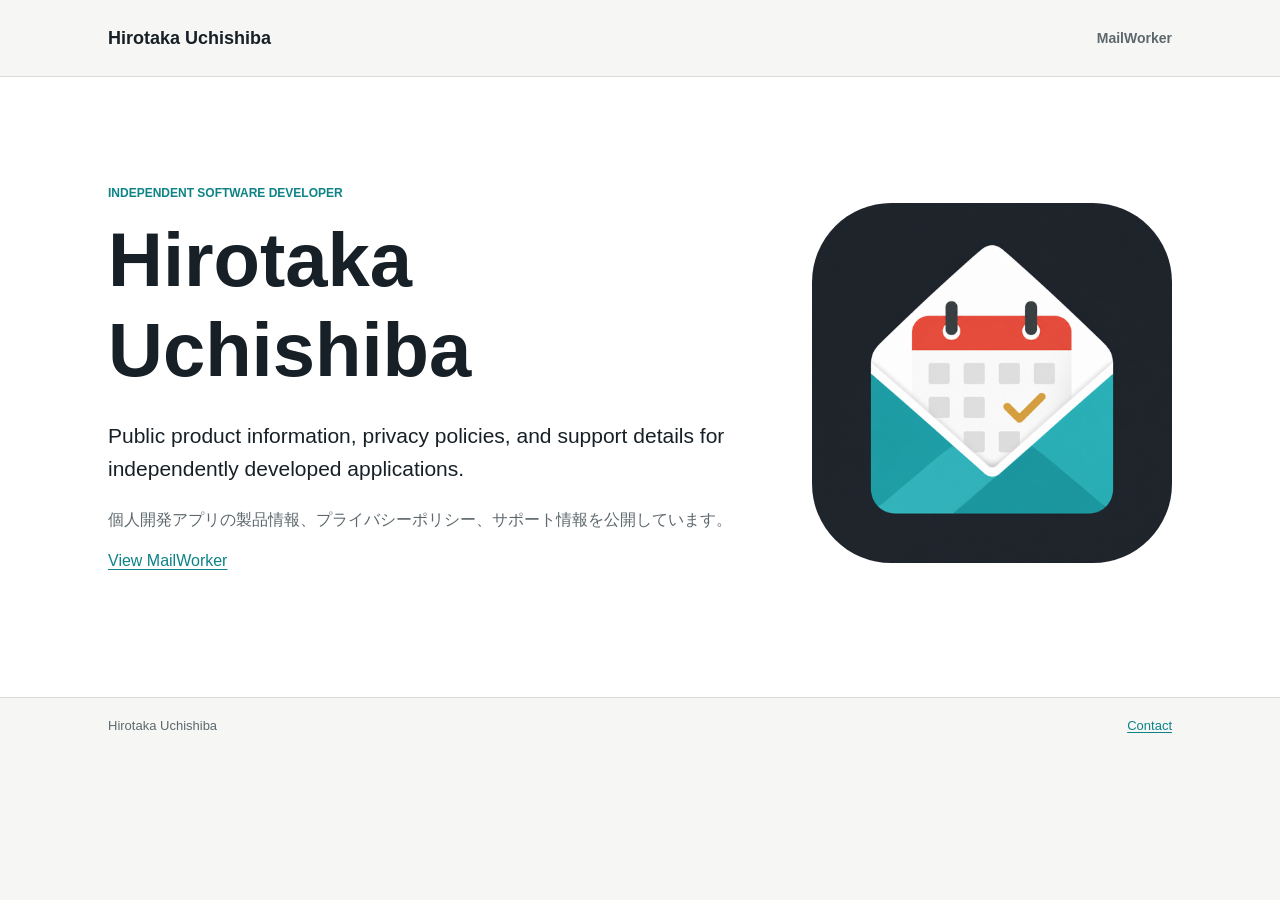
<file: index.html>
<!doctype html>
<html lang="en">
<head>
  <meta charset="utf-8">
  <meta name="viewport" content="width=device-width, initial-scale=1">
  <meta name="description" content="Public software pages for apps developed by Hirotaka Uchishiba.">
  <title>Hirotaka Uchishiba</title>
  <link rel="icon" href="MailWorker/assets/mailworker-oauth-logo.png" type="image/png">
  <link rel="stylesheet" href="MailWorker/assets/site.css">
</head>
<body>
  <header class="site-header">
    <a class="brand" href="./" aria-label="Hirotaka Uchishiba home">
      <span>Hirotaka Uchishiba</span>
    </a>
    <nav aria-label="Primary navigation">
      <a href="MailWorker/">MailWorker</a>
    </nav>
  </header>

  <main>
    <section class="intro">
      <div class="intro-copy">
        <p class="eyebrow">Independent software developer</p>
        <h1>Hirotaka Uchishiba</h1>
        <p class="lede">Public product information, privacy policies, and support details for independently developed applications.</p>
        <p class="japanese">個人開発アプリの製品情報、プライバシーポリシー、サポート情報を公開しています。</p>
        <p><a href="MailWorker/">View MailWorker</a></p>
      </div>
      <a href="MailWorker/" aria-label="View MailWorker">
        <img class="product-mark" src="MailWorker/assets/mailworker-icon.png" width="512" height="512" alt="MailWorker envelope and calendar icon">
      </a>
    </section>
  </main>

  <footer>
    <span>Hirotaka Uchishiba</span>
    <span><a href="mailto:hirotaka1999821@gmail.com">Contact</a></span>
  </footer>
</body>
</html>
</file>
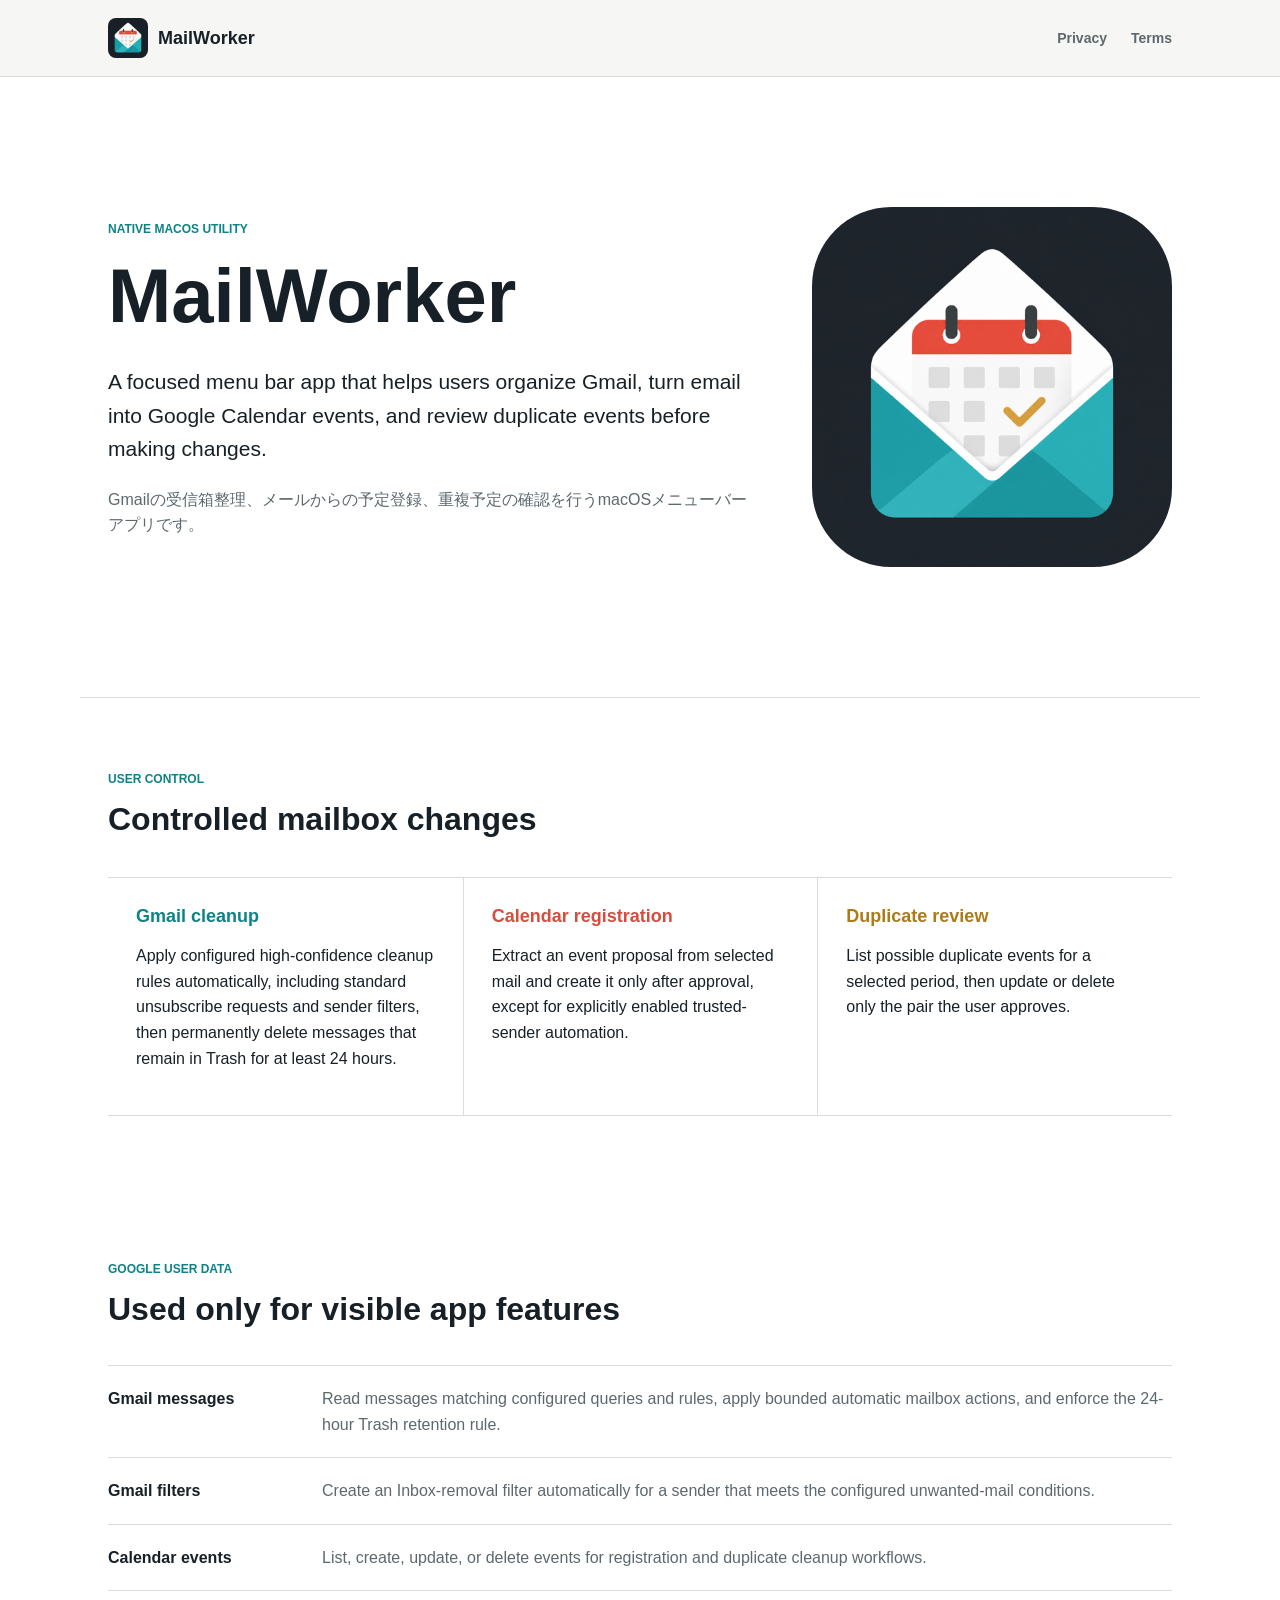
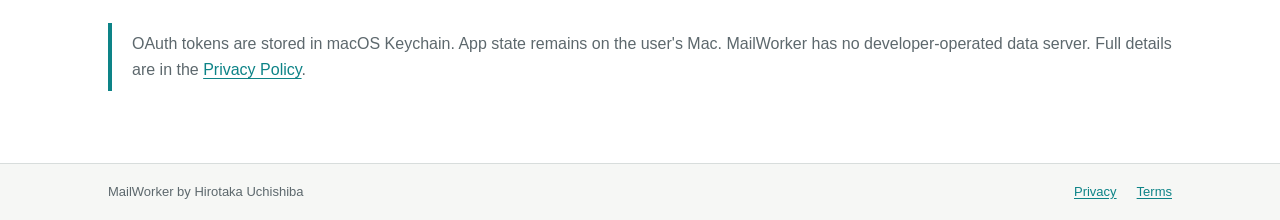
<file: MailWorker/index.html>
<!doctype html>
<html lang="en">
<head>
  <meta charset="utf-8">
  <meta name="viewport" content="width=device-width, initial-scale=1">
  <meta name="description" content="MailWorker is a native macOS app for Gmail cleanup and Google Calendar management.">
  <title>MailWorker</title>
  <link rel="icon" href="assets/mailworker-oauth-logo.png" type="image/png">
  <link rel="stylesheet" href="assets/site.css">
</head>
<body>
  <header class="site-header">
    <a class="brand" href="./" aria-label="MailWorker home">
      <img src="assets/mailworker-oauth-logo.png" width="40" height="40" alt="">
      <span>MailWorker</span>
    </a>
    <nav aria-label="Primary navigation">
      <a href="privacy.html">Privacy</a>
      <a href="terms.html">Terms</a>
    </nav>
  </header>

  <main>
    <section class="intro">
      <div class="intro-copy">
        <p class="eyebrow">Native macOS utility</p>
        <h1>MailWorker</h1>
        <p class="lede">A focused menu bar app that helps users organize Gmail, turn email into Google Calendar events, and review duplicate events before making changes.</p>
        <p class="japanese">Gmailの受信箱整理、メールからの予定登録、重複予定の確認を行うmacOSメニューバーアプリです。</p>
      </div>
      <img class="product-mark" src="assets/mailworker-icon.png" width="512" height="512" alt="MailWorker envelope and calendar icon">
    </section>

    <section class="band" aria-labelledby="control-heading">
      <div class="section-heading">
        <p class="eyebrow">User control</p>
          <h2 id="control-heading">Controlled mailbox changes</h2>
      </div>
      <div class="feature-grid">
        <article>
          <h3>Gmail cleanup</h3>
          <p>Apply configured high-confidence cleanup rules automatically, including standard unsubscribe requests and sender filters, then permanently delete messages that remain in Trash for at least 24 hours.</p>
        </article>
        <article>
          <h3>Calendar registration</h3>
          <p>Extract an event proposal from selected mail and create it only after approval, except for explicitly enabled trusted-sender automation.</p>
        </article>
        <article>
          <h3>Duplicate review</h3>
          <p>List possible duplicate events for a selected period, then update or delete only the pair the user approves.</p>
        </article>
      </div>
    </section>

    <section class="content-section" aria-labelledby="data-heading">
      <div class="section-heading">
        <p class="eyebrow">Google user data</p>
        <h2 id="data-heading">Used only for visible app features</h2>
      </div>
      <div class="data-list">
        <div>
          <strong>Gmail messages</strong>
          <span>Read messages matching configured queries and rules, apply bounded automatic mailbox actions, and enforce the 24-hour Trash retention rule.</span>
        </div>
        <div>
          <strong>Gmail filters</strong>
          <span>Create an Inbox-removal filter automatically for a sender that meets the configured unwanted-mail conditions.</span>
        </div>
        <div>
          <strong>Calendar events</strong>
          <span>List, create, update, or delete events for registration and duplicate cleanup workflows.</span>
        </div>
      </div>
      <p class="policy-callout">OAuth tokens are stored in macOS Keychain. App state remains on the user's Mac. MailWorker has no developer-operated data server. Full details are in the <a href="privacy.html">Privacy Policy</a>.</p>
    </section>
  </main>

  <footer>
    <span>MailWorker by Hirotaka Uchishiba</span>
    <span><a href="privacy.html">Privacy</a> <a href="terms.html">Terms</a></span>
  </footer>
</body>
</html>
</file>
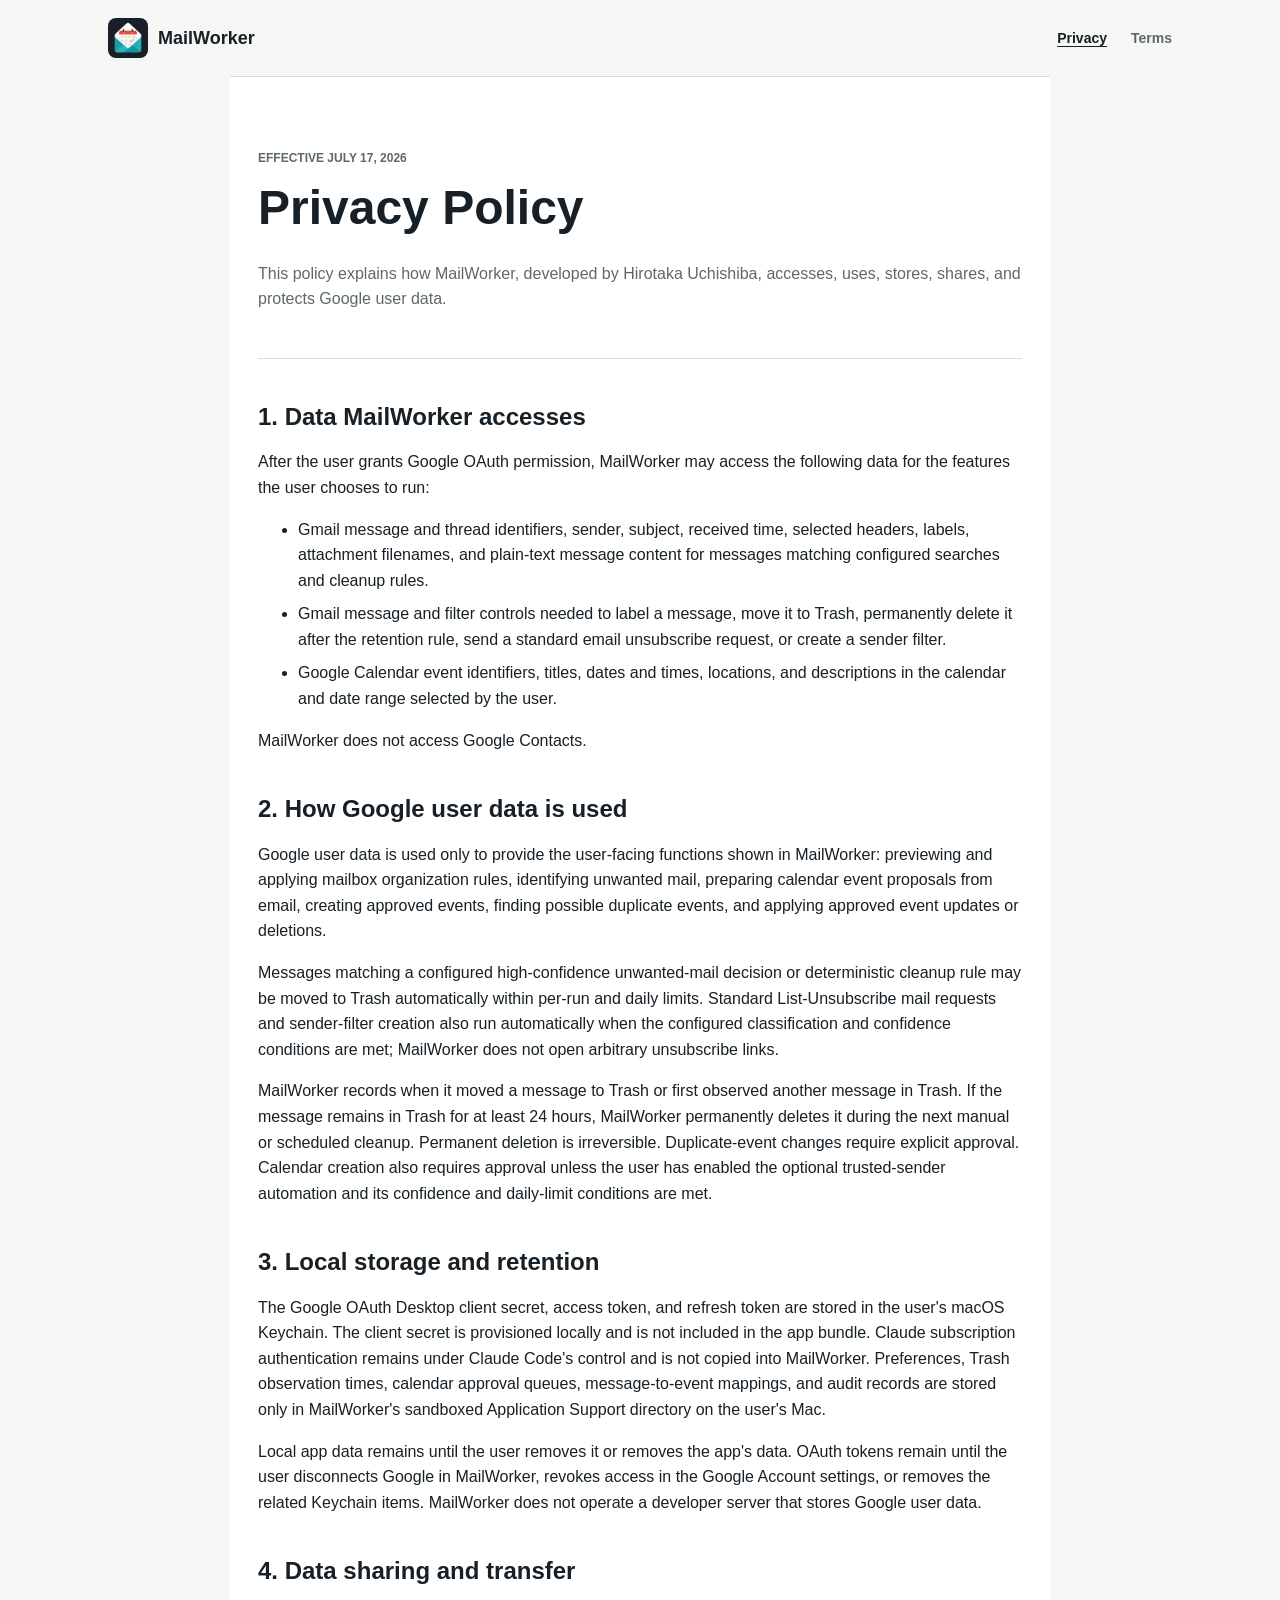
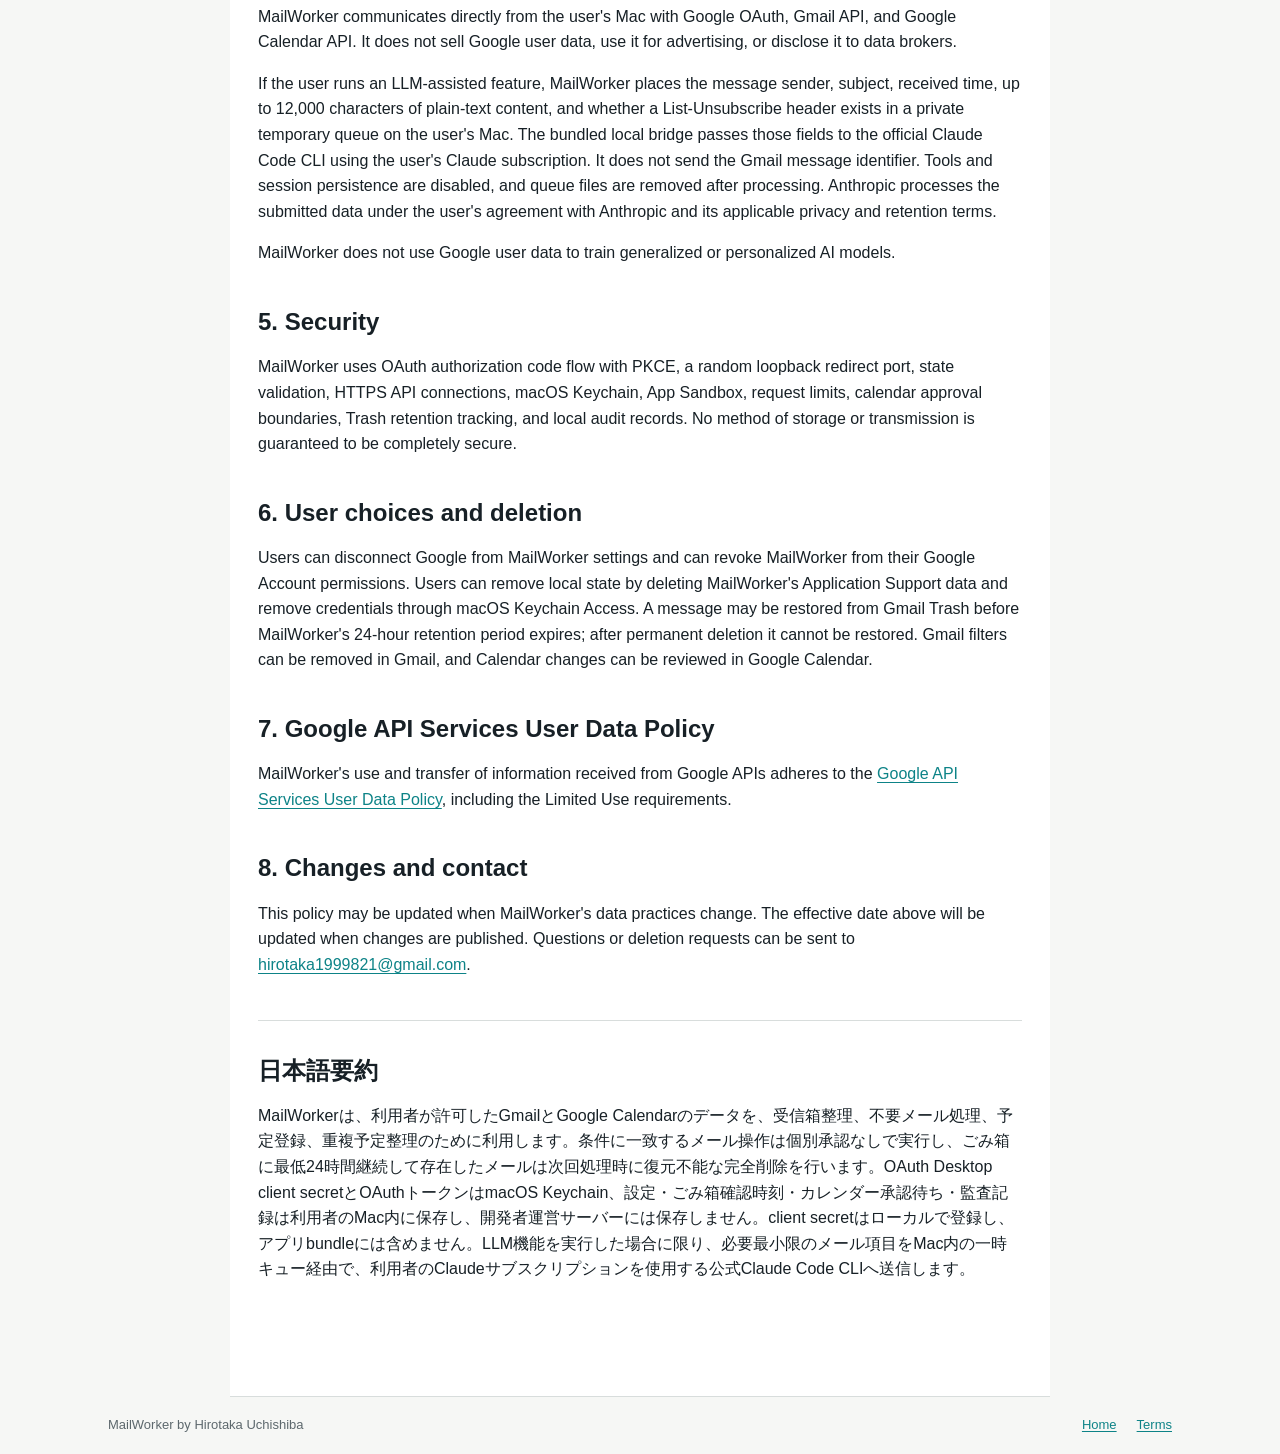
<file: MailWorker/privacy.html>
<!doctype html>
<html lang="en">
<head>
  <meta charset="utf-8">
  <meta name="viewport" content="width=device-width, initial-scale=1">
  <meta name="description" content="MailWorker Privacy Policy">
  <title>Privacy Policy - MailWorker</title>
  <link rel="icon" href="assets/mailworker-oauth-logo.png" type="image/png">
  <link rel="stylesheet" href="assets/site.css">
</head>
<body>
  <header class="site-header">
    <a class="brand" href="./" aria-label="MailWorker home">
      <img src="assets/mailworker-oauth-logo.png" width="40" height="40" alt="">
      <span>MailWorker</span>
    </a>
    <nav aria-label="Primary navigation">
      <a aria-current="page" href="privacy.html">Privacy</a>
      <a href="terms.html">Terms</a>
    </nav>
  </header>

  <main class="legal-page">
    <header class="legal-header">
      <p class="eyebrow">Effective July 17, 2026</p>
      <h1>Privacy Policy</h1>
      <p>This policy explains how MailWorker, developed by Hirotaka Uchishiba, accesses, uses, stores, shares, and protects Google user data.</p>
    </header>

    <section>
      <h2>1. Data MailWorker accesses</h2>
      <p>After the user grants Google OAuth permission, MailWorker may access the following data for the features the user chooses to run:</p>
      <ul>
        <li>Gmail message and thread identifiers, sender, subject, received time, selected headers, labels, attachment filenames, and plain-text message content for messages matching configured searches and cleanup rules.</li>
        <li>Gmail message and filter controls needed to label a message, move it to Trash, permanently delete it after the retention rule, send a standard email unsubscribe request, or create a sender filter.</li>
        <li>Google Calendar event identifiers, titles, dates and times, locations, and descriptions in the calendar and date range selected by the user.</li>
      </ul>
      <p>MailWorker does not access Google Contacts.</p>
    </section>

    <section>
      <h2>2. How Google user data is used</h2>
      <p>Google user data is used only to provide the user-facing functions shown in MailWorker: previewing and applying mailbox organization rules, identifying unwanted mail, preparing calendar event proposals from email, creating approved events, finding possible duplicate events, and applying approved event updates or deletions.</p>
      <p>Messages matching a configured high-confidence unwanted-mail decision or deterministic cleanup rule may be moved to Trash automatically within per-run and daily limits. Standard List-Unsubscribe mail requests and sender-filter creation also run automatically when the configured classification and confidence conditions are met; MailWorker does not open arbitrary unsubscribe links.</p>
      <p>MailWorker records when it moved a message to Trash or first observed another message in Trash. If the message remains in Trash for at least 24 hours, MailWorker permanently deletes it during the next manual or scheduled cleanup. Permanent deletion is irreversible. Duplicate-event changes require explicit approval. Calendar creation also requires approval unless the user has enabled the optional trusted-sender automation and its confidence and daily-limit conditions are met.</p>
    </section>

    <section>
      <h2>3. Local storage and retention</h2>
      <p>The Google OAuth Desktop client secret, access token, and refresh token are stored in the user's macOS Keychain. The client secret is provisioned locally and is not included in the app bundle. Claude subscription authentication remains under Claude Code's control and is not copied into MailWorker. Preferences, Trash observation times, calendar approval queues, message-to-event mappings, and audit records are stored only in MailWorker's sandboxed Application Support directory on the user's Mac.</p>
      <p>Local app data remains until the user removes it or removes the app's data. OAuth tokens remain until the user disconnects Google in MailWorker, revokes access in the Google Account settings, or removes the related Keychain items. MailWorker does not operate a developer server that stores Google user data.</p>
    </section>

    <section>
      <h2>4. Data sharing and transfer</h2>
      <p>MailWorker communicates directly from the user's Mac with Google OAuth, Gmail API, and Google Calendar API. It does not sell Google user data, use it for advertising, or disclose it to data brokers.</p>
      <p>If the user runs an LLM-assisted feature, MailWorker places the message sender, subject, received time, up to 12,000 characters of plain-text content, and whether a List-Unsubscribe header exists in a private temporary queue on the user's Mac. The bundled local bridge passes those fields to the official Claude Code CLI using the user's Claude subscription. It does not send the Gmail message identifier. Tools and session persistence are disabled, and queue files are removed after processing. Anthropic processes the submitted data under the user's agreement with Anthropic and its applicable privacy and retention terms.</p>
      <p>MailWorker does not use Google user data to train generalized or personalized AI models.</p>
    </section>

    <section>
      <h2>5. Security</h2>
      <p>MailWorker uses OAuth authorization code flow with PKCE, a random loopback redirect port, state validation, HTTPS API connections, macOS Keychain, App Sandbox, request limits, calendar approval boundaries, Trash retention tracking, and local audit records. No method of storage or transmission is guaranteed to be completely secure.</p>
    </section>

    <section>
      <h2>6. User choices and deletion</h2>
      <p>Users can disconnect Google from MailWorker settings and can revoke MailWorker from their Google Account permissions. Users can remove local state by deleting MailWorker's Application Support data and remove credentials through macOS Keychain Access. A message may be restored from Gmail Trash before MailWorker's 24-hour retention period expires; after permanent deletion it cannot be restored. Gmail filters can be removed in Gmail, and Calendar changes can be reviewed in Google Calendar.</p>
    </section>

    <section>
      <h2>7. Google API Services User Data Policy</h2>
      <p>MailWorker's use and transfer of information received from Google APIs adheres to the <a href="https://developers.google.com/terms/api-services-user-data-policy">Google API Services User Data Policy</a>, including the Limited Use requirements.</p>
    </section>

    <section>
      <h2>8. Changes and contact</h2>
      <p>This policy may be updated when MailWorker's data practices change. The effective date above will be updated when changes are published. Questions or deletion requests can be sent to <a href="mailto:hirotaka1999821@gmail.com">hirotaka1999821@gmail.com</a>.</p>
    </section>

    <section lang="ja" class="japanese-summary">
      <h2>日本語要約</h2>
      <p>MailWorkerは、利用者が許可したGmailとGoogle Calendarのデータを、受信箱整理、不要メール処理、予定登録、重複予定整理のために利用します。条件に一致するメール操作は個別承認なしで実行し、ごみ箱に最低24時間継続して存在したメールは次回処理時に復元不能な完全削除を行います。OAuth Desktop client secretとOAuthトークンはmacOS Keychain、設定・ごみ箱確認時刻・カレンダー承認待ち・監査記録は利用者のMac内に保存し、開発者運営サーバーには保存しません。client secretはローカルで登録し、アプリbundleには含めません。LLM機能を実行した場合に限り、必要最小限のメール項目をMac内の一時キュー経由で、利用者のClaudeサブスクリプションを使用する公式Claude Code CLIへ送信します。</p>
    </section>
  </main>

  <footer>
    <span>MailWorker by Hirotaka Uchishiba</span>
    <span><a href="./">Home</a> <a href="terms.html">Terms</a></span>
  </footer>
</body>
</html>
</file>
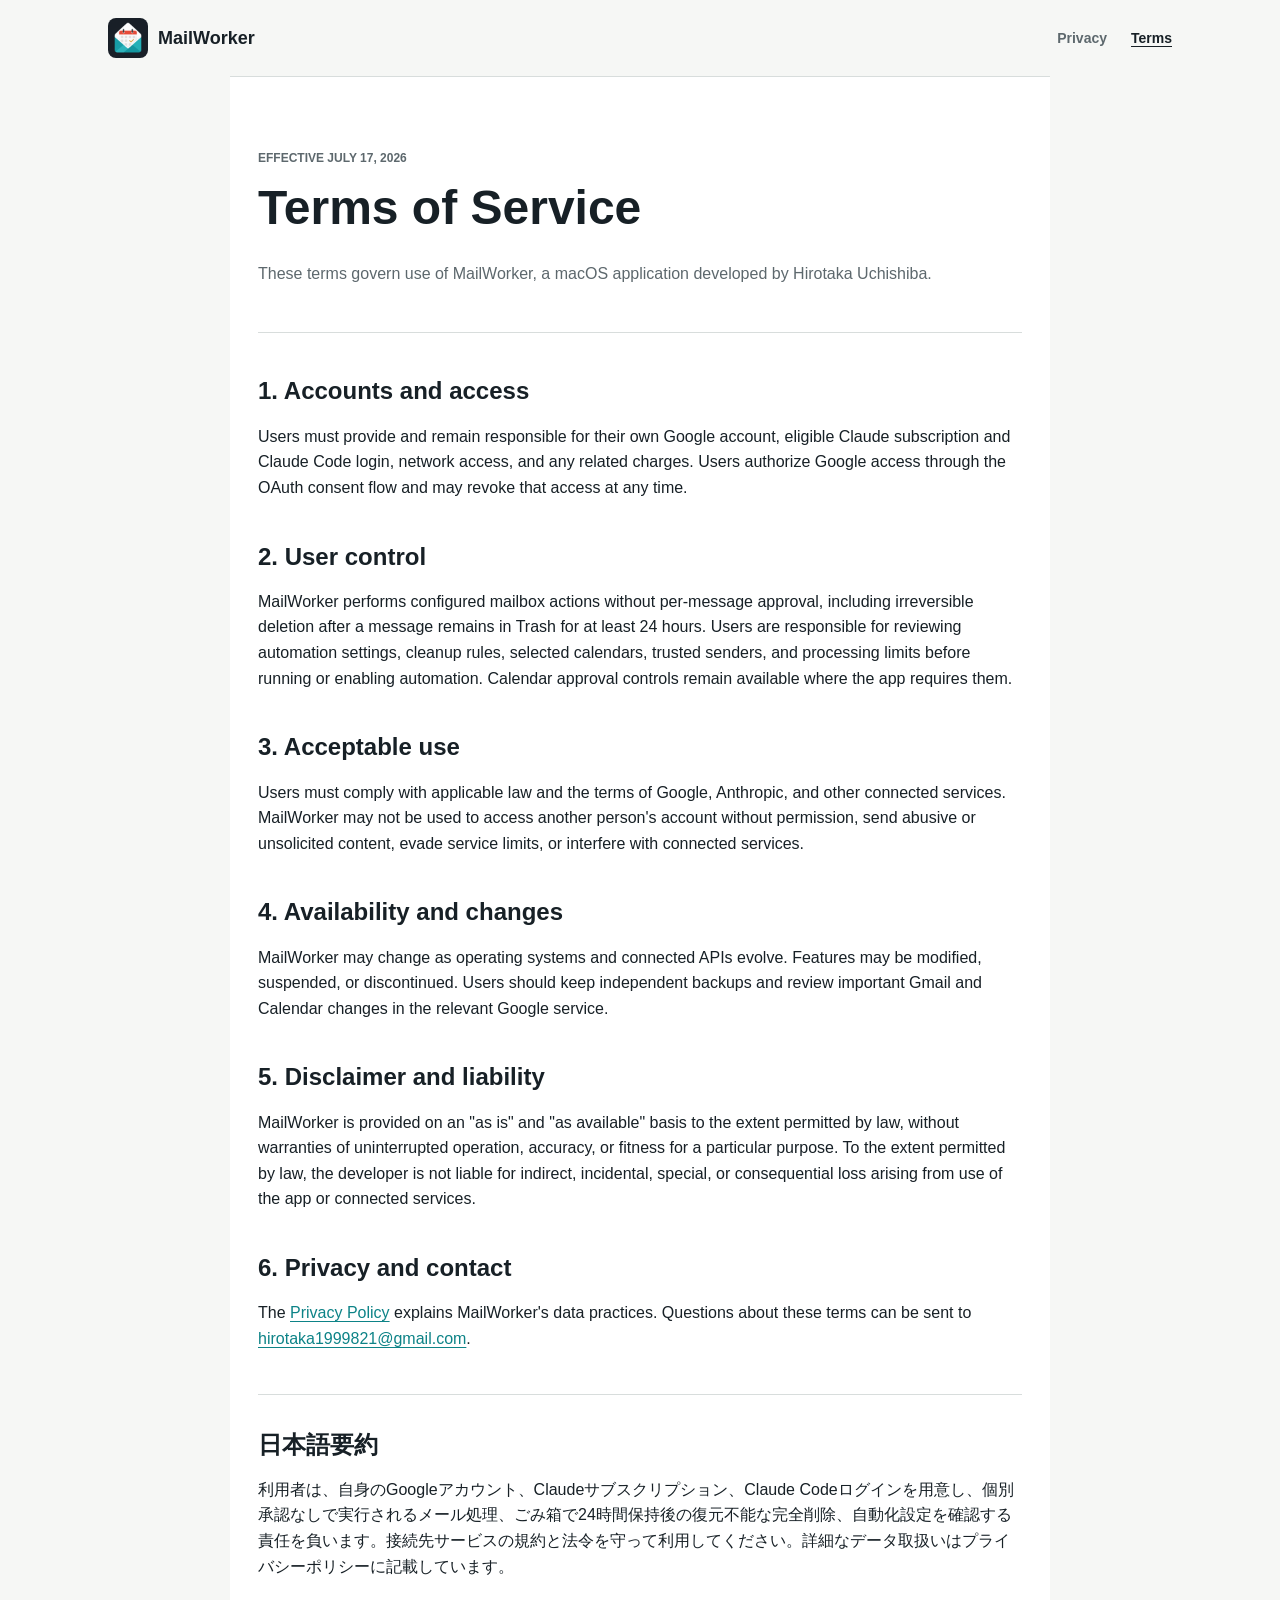
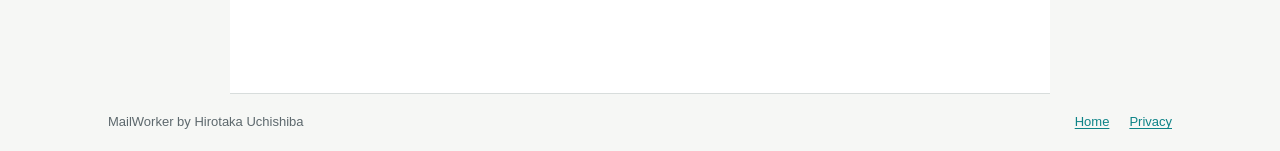
<file: MailWorker/terms.html>
<!doctype html>
<html lang="en">
<head>
  <meta charset="utf-8">
  <meta name="viewport" content="width=device-width, initial-scale=1">
  <meta name="description" content="MailWorker Terms of Service">
  <title>Terms of Service - MailWorker</title>
  <link rel="icon" href="assets/mailworker-oauth-logo.png" type="image/png">
  <link rel="stylesheet" href="assets/site.css">
</head>
<body>
  <header class="site-header">
    <a class="brand" href="./" aria-label="MailWorker home">
      <img src="assets/mailworker-oauth-logo.png" width="40" height="40" alt="">
      <span>MailWorker</span>
    </a>
    <nav aria-label="Primary navigation">
      <a href="privacy.html">Privacy</a>
      <a aria-current="page" href="terms.html">Terms</a>
    </nav>
  </header>

  <main class="legal-page">
    <header class="legal-header">
      <p class="eyebrow">Effective July 17, 2026</p>
      <h1>Terms of Service</h1>
      <p>These terms govern use of MailWorker, a macOS application developed by Hirotaka Uchishiba.</p>
    </header>

    <section>
      <h2>1. Accounts and access</h2>
      <p>Users must provide and remain responsible for their own Google account, eligible Claude subscription and Claude Code login, network access, and any related charges. Users authorize Google access through the OAuth consent flow and may revoke that access at any time.</p>
    </section>

    <section>
      <h2>2. User control</h2>
      <p>MailWorker performs configured mailbox actions without per-message approval, including irreversible deletion after a message remains in Trash for at least 24 hours. Users are responsible for reviewing automation settings, cleanup rules, selected calendars, trusted senders, and processing limits before running or enabling automation. Calendar approval controls remain available where the app requires them.</p>
    </section>

    <section>
      <h2>3. Acceptable use</h2>
      <p>Users must comply with applicable law and the terms of Google, Anthropic, and other connected services. MailWorker may not be used to access another person's account without permission, send abusive or unsolicited content, evade service limits, or interfere with connected services.</p>
    </section>

    <section>
      <h2>4. Availability and changes</h2>
      <p>MailWorker may change as operating systems and connected APIs evolve. Features may be modified, suspended, or discontinued. Users should keep independent backups and review important Gmail and Calendar changes in the relevant Google service.</p>
    </section>

    <section>
      <h2>5. Disclaimer and liability</h2>
      <p>MailWorker is provided on an "as is" and "as available" basis to the extent permitted by law, without warranties of uninterrupted operation, accuracy, or fitness for a particular purpose. To the extent permitted by law, the developer is not liable for indirect, incidental, special, or consequential loss arising from use of the app or connected services.</p>
    </section>

    <section>
      <h2>6. Privacy and contact</h2>
      <p>The <a href="privacy.html">Privacy Policy</a> explains MailWorker's data practices. Questions about these terms can be sent to <a href="mailto:hirotaka1999821@gmail.com">hirotaka1999821@gmail.com</a>.</p>
    </section>

    <section lang="ja" class="japanese-summary">
      <h2>日本語要約</h2>
      <p>利用者は、自身のGoogleアカウント、Claudeサブスクリプション、Claude Codeログインを用意し、個別承認なしで実行されるメール処理、ごみ箱で24時間保持後の復元不能な完全削除、自動化設定を確認する責任を負います。接続先サービスの規約と法令を守って利用してください。詳細なデータ取扱いはプライバシーポリシーに記載しています。</p>
    </section>
  </main>

  <footer>
    <span>MailWorker by Hirotaka Uchishiba</span>
    <span><a href="./">Home</a> <a href="privacy.html">Privacy</a></span>
  </footer>
</body>
</html>
</file>
<file: MailWorker/assets/site.css>
:root {
  color-scheme: light;
  --paper: #f6f7f5;
  --surface: #ffffff;
  --ink: #172026;
  --muted: #5d686d;
  --line: #d8dddc;
  --teal: #0d8387;
  --coral: #d64d3f;
  --gold: #ad7a17;
  --charcoal: #20282e;
}

* {
  box-sizing: border-box;
}

html {
  background: var(--paper);
  color: var(--ink);
  font-family: -apple-system, BlinkMacSystemFont, "Segoe UI", sans-serif;
  line-height: 1.6;
}

body {
  margin: 0;
}

a {
  color: var(--teal);
  text-underline-offset: 0.18em;
}

.site-header,
footer {
  align-items: center;
  display: flex;
  justify-content: space-between;
  margin: 0 auto;
  max-width: 1120px;
  padding: 18px 28px;
}

.site-header {
  min-height: 76px;
}

.brand {
  align-items: center;
  color: var(--ink);
  display: inline-flex;
  font-size: 18px;
  font-weight: 700;
  gap: 10px;
  text-decoration: none;
}

.brand img {
  border-radius: 8px;
}

nav {
  display: flex;
  gap: 24px;
}

nav a {
  color: var(--muted);
  font-size: 14px;
  font-weight: 650;
  text-decoration: none;
}

nav a:hover,
nav a[aria-current="page"] {
  color: var(--ink);
  text-decoration: underline;
}

main {
  background: var(--surface);
  border-bottom: 1px solid var(--line);
  border-top: 1px solid var(--line);
}

.intro {
  align-items: center;
  display: grid;
  gap: 64px;
  grid-template-columns: minmax(0, 1fr) minmax(220px, 360px);
  margin: 0 auto;
  max-width: 1120px;
  min-height: min(620px, calc(100vh - 76px));
  padding: 72px 28px;
}

.eyebrow {
  color: var(--teal);
  font-size: 12px;
  font-weight: 750;
  margin: 0 0 12px;
  text-transform: uppercase;
}

h1,
h2,
h3 {
  line-height: 1.18;
  margin-top: 0;
}

h1 {
  font-size: clamp(44px, 8vw, 76px);
  margin-bottom: 24px;
}

h2 {
  font-size: 32px;
  margin-bottom: 18px;
}

h3 {
  font-size: 18px;
  margin-bottom: 8px;
}

.lede {
  font-size: 21px;
  max-width: 660px;
}

.japanese,
.legal-header p,
.policy-callout {
  color: var(--muted);
}

.product-mark {
  border-radius: 22%;
  height: auto;
  max-width: 100%;
}

.band,
.content-section,
.legal-page {
  margin: 0 auto;
  max-width: 1120px;
  padding: 72px 28px;
}

.band {
  border-top: 1px solid var(--line);
}

.section-heading {
  max-width: 620px;
}

.feature-grid {
  border-bottom: 1px solid var(--line);
  border-top: 1px solid var(--line);
  display: grid;
  grid-template-columns: repeat(3, 1fr);
  margin-top: 38px;
}

.feature-grid article {
  padding: 28px;
}

.feature-grid article + article {
  border-left: 1px solid var(--line);
}

.feature-grid article:nth-child(1) h3 {
  color: var(--teal);
}

.feature-grid article:nth-child(2) h3 {
  color: var(--coral);
}

.feature-grid article:nth-child(3) h3 {
  color: var(--gold);
}

.data-list {
  border-top: 1px solid var(--line);
  margin-top: 36px;
}

.data-list div {
  border-bottom: 1px solid var(--line);
  display: grid;
  gap: 24px;
  grid-template-columns: 190px 1fr;
  padding: 20px 0;
}

.data-list span {
  color: var(--muted);
}

.policy-callout {
  border-left: 4px solid var(--teal);
  margin: 32px 0 0;
  padding: 8px 0 8px 20px;
}

.legal-page {
  max-width: 820px;
}

.legal-header {
  border-bottom: 1px solid var(--line);
  margin-bottom: 44px;
  padding-bottom: 30px;
}

.legal-header h1 {
  font-size: 48px;
}

.legal-page section {
  margin: 0 0 42px;
}

.legal-page h2 {
  font-size: 24px;
}

.legal-page li + li {
  margin-top: 8px;
}

.japanese-summary {
  border-top: 1px solid var(--line);
  padding-top: 36px;
}

code {
  background: #ecefed;
  border-radius: 4px;
  padding: 2px 5px;
}

footer {
  color: var(--muted);
  font-size: 13px;
}

footer span:last-child {
  display: flex;
  gap: 20px;
}

@media (max-width: 720px) {
  .site-header,
  footer {
    padding-left: 18px;
    padding-right: 18px;
  }

  nav {
    gap: 14px;
  }

  .intro {
    gap: 34px;
    grid-template-columns: 1fr;
    padding: 48px 20px 56px;
  }

  .product-mark {
    grid-row: 1;
    max-width: 180px;
  }

  h1 {
    font-size: 46px;
  }

  .lede {
    font-size: 18px;
  }

  .band,
  .content-section,
  .legal-page {
    padding: 52px 20px;
  }

  .feature-grid {
    grid-template-columns: 1fr;
  }

  .feature-grid article {
    padding: 22px 0;
  }

  .feature-grid article + article {
    border-left: 0;
    border-top: 1px solid var(--line);
  }

  .data-list div {
    gap: 4px;
    grid-template-columns: 1fr;
  }

  .legal-header h1 {
    font-size: 38px;
  }

  footer {
    align-items: flex-start;
    flex-direction: column;
    gap: 8px;
  }
}
</file>
